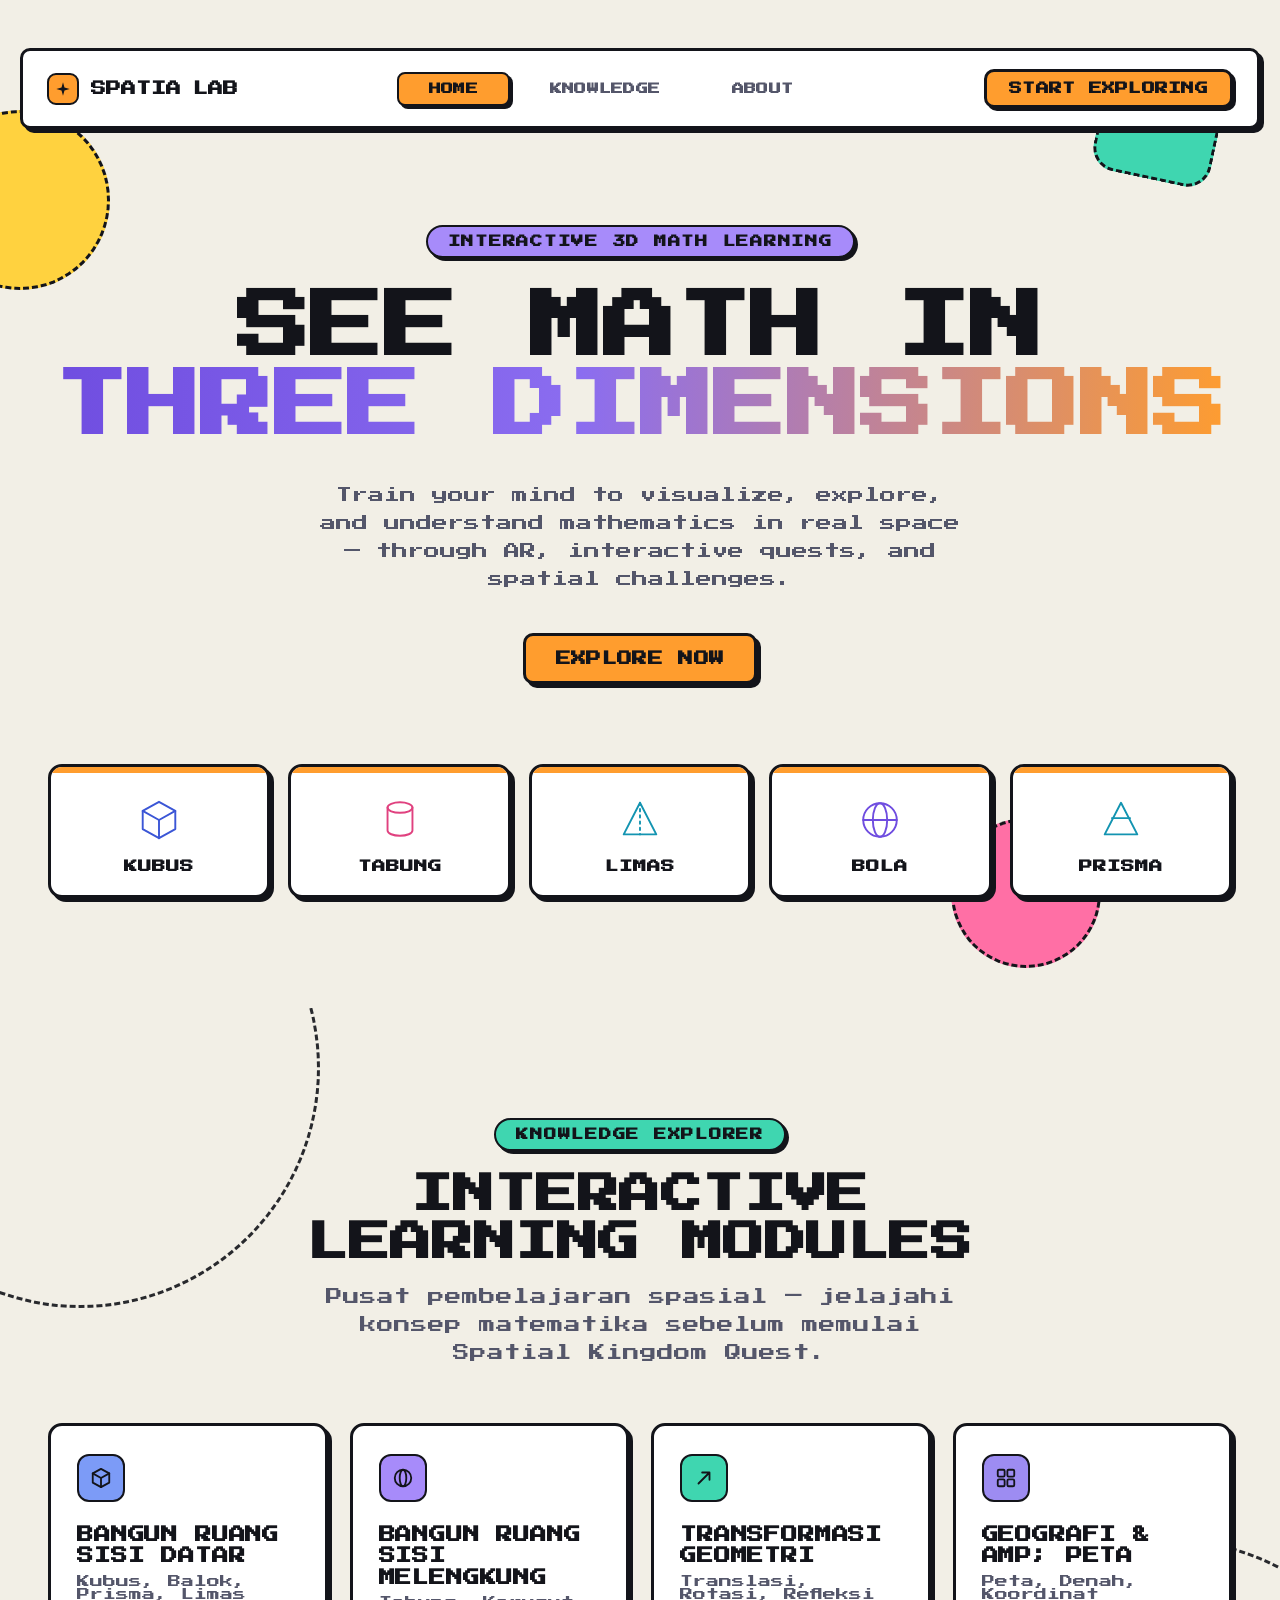
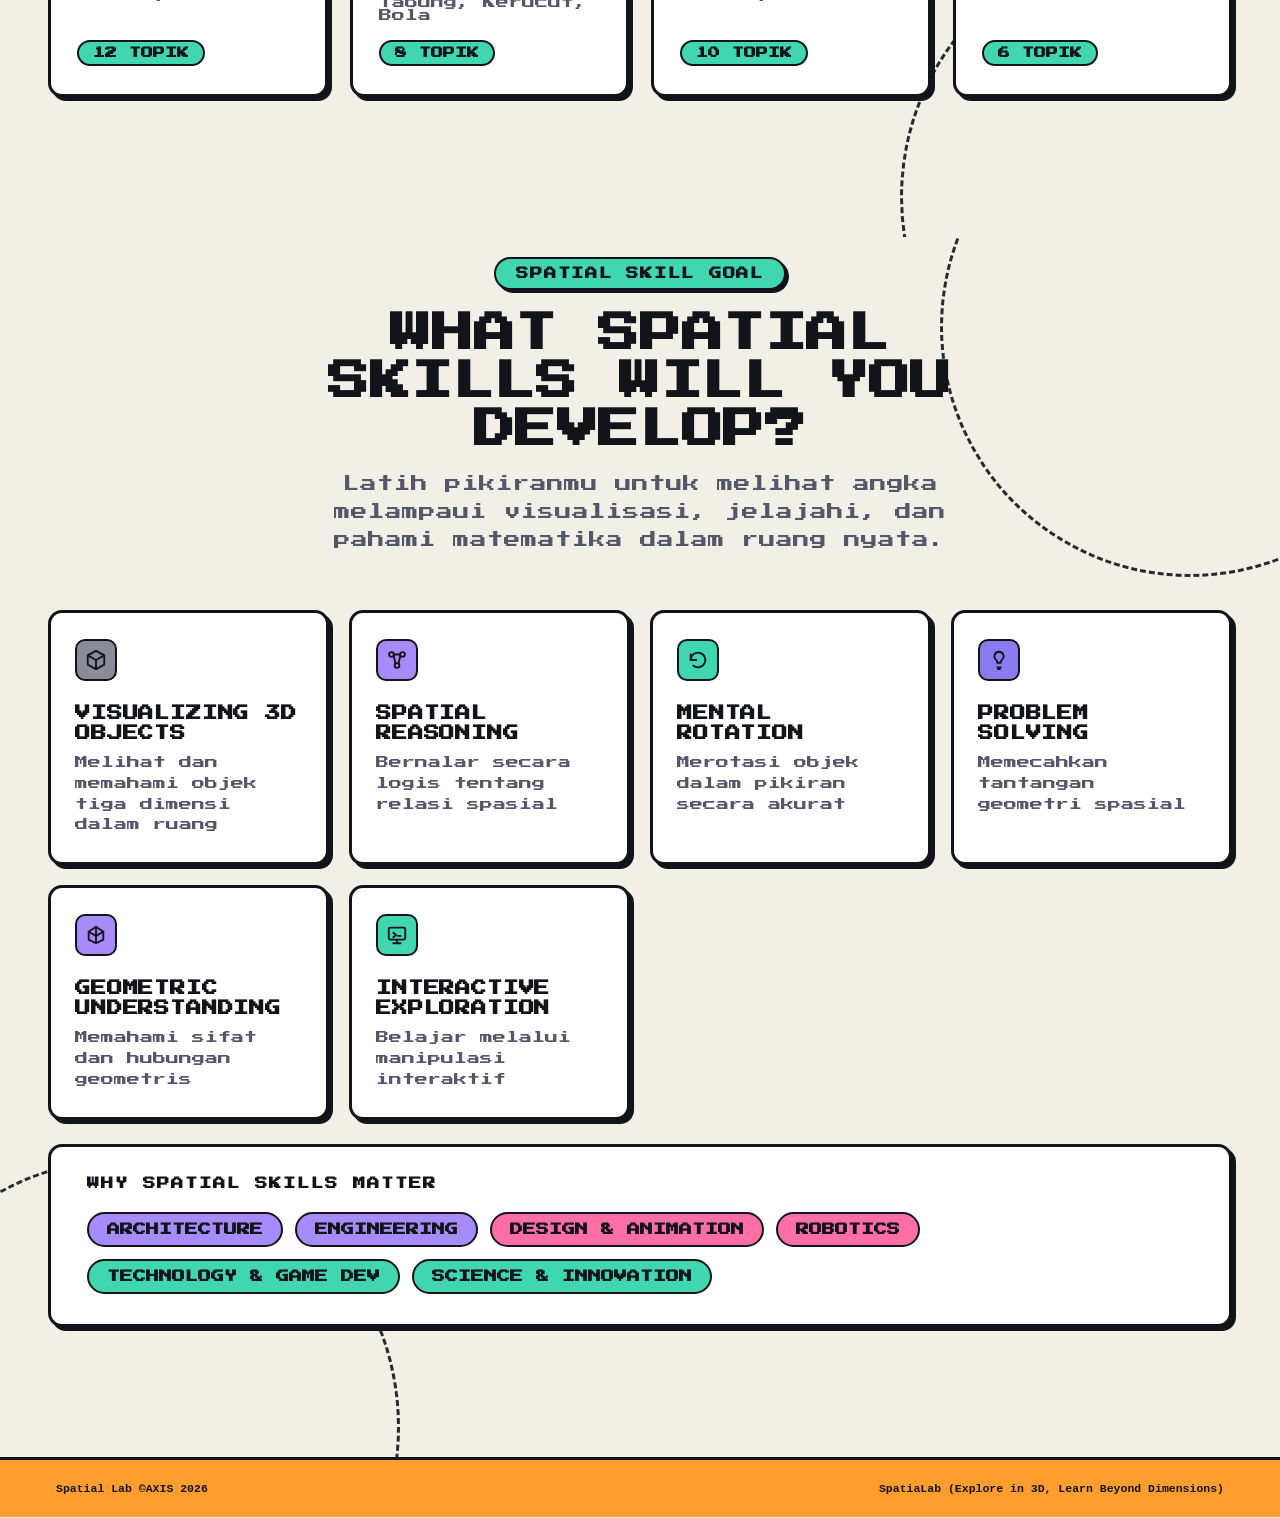
<file: Index.html>
<!DOCTYPE html>
<html lang="id">
<head>
<meta charset="UTF-8">
<meta name="viewport" content="width=device-width, initial-scale=1.0">
<title>Spatia Lab — Interactive 3D Math Learning</title>
<link rel="preconnect" href="https://fonts.googleapis.com">
<link rel="preconnect" href="https://fonts.gstatic.com" crossorigin>
<link href="https://fonts.googleapis.com/css2?family=Montserrat:ital,wght@0,100..900;1,100..900&family=Press+Start+2P&display=swap" rel="stylesheet">
<link rel="stylesheet" href="./css/style.css">
</head>
<body>

<!-- ============ HERO ============ -->
<div class="hero">
  <span class="hero-glow glow-1"></span>
  <span class="hero-glow glow-2"></span>
  <span class="hero-glow glow-3"></span>

  <header class="navbar">
    <div class="container nav-inner">
      <a class="logo" href="#">
        <span class="logo-icon">
          <svg viewBox="0 0 24 24" fill="white"><path d="M12 2l2.2 7.8L22 12l-7.8 2.2L12 22l-2.2-7.8L2 12l7.8-2.2L12 2z"/></svg>
        </span><span class="logo-spatial">Spatia</span> <span class="logo-lab">Lab</span></h4></a>
      </a>
      <nav class="nav-links">
        <a class="active" href="#">Home</a>
        <a href="knowledge.html">Knowledge</a>
        <a href="">About</a>
      </nav>
      <a class="btn btn-primary btn-sm nav-cta" href="https://spatialab.vercel.app/login">Start Exploring</a>
    </div>
  </header>

  <div class="container hero-inner">
    <span class="eyebrow eyebrow--violet">Interactive 3D Math Learning</span>

    <h1>
      See Math in
      <span class="grad">Three Dimensions</span>
    </h1>

    <p class="hero-sub">Train your mind to visualize, explore, and understand mathematics in real space — through AR, interactive quests, and spatial challenges.</p>

    <div class="hero-actions">
      <a class="btn btn-primary" href="#">Explore Now</a>
    </div>

    <div class="shape-row">
      <div class="shape-card">
        <svg class="c-blue" viewBox="0 0 48 48" fill="none" stroke="currentColor" stroke-width="2" stroke-linecap="round" stroke-linejoin="round">
          <path d="M24 5 41 14.5V33.5L24 43 7 33.5V14.5L24 5Z"/>
          <path d="M24 24 41 14.5M24 24 7 14.5M24 24V43"/>
        </svg>
        <span>Kubus</span>
      </div>
      <div class="shape-card">
        <svg class="c-pink" viewBox="0 0 48 48" fill="none" stroke="currentColor" stroke-width="2" stroke-linecap="round" stroke-linejoin="round">
          <ellipse cx="24" cy="11" rx="13" ry="5.5"/>
          <path d="M11 11V35C11 38 16.8 40.5 24 40.5 31.2 40.5 37 38 37 35V11"/>
        </svg>
        <span>Tabung</span>
      </div>
      <div class="shape-card">
        <svg class="c-cyan" viewBox="0 0 48 48" fill="none" stroke="currentColor" stroke-width="2" stroke-linecap="round" stroke-linejoin="round">
          <path d="M24 6 41 39H7L24 6Z"/>
          <path d="M24 6V39" stroke-dasharray="2.5 4"/>
        </svg>
        <span>Limas</span>
      </div>
      <div class="shape-card">
        <svg class="c-indigo" viewBox="0 0 48 48" fill="none" stroke="currentColor" stroke-width="2" stroke-linecap="round" stroke-linejoin="round">
          <circle cx="24" cy="24" r="17.5"/>
          <ellipse cx="24" cy="24" rx="7.5" ry="17.5"/>
          <path d="M6.5 24H41.5"/>
        </svg>
        <span>Bola</span>
      </div>
      <div class="shape-card">
        <svg class="c-cyan" viewBox="0 0 48 48" fill="none" stroke="currentColor" stroke-width="2" stroke-linecap="round" stroke-linejoin="round">
          <path d="M24 6 41 39H7L24 6Z"/>
          <path d="M14.5 22H33.5"/>
        </svg>
        <span>Prisma</span>
      </div>
    </div>
  </div>
</div>

<!-- ============ KNOWLEDGE EXPLORER ============ -->
<section class="explorer" id="knowledge-explorer">
  <span class="hero-glow" style="width:480px;height:480px;top:-180px;left:-160px;background:radial-gradient(circle,rgba(124,58,237,.4),transparent 70%);"></span>
  <span class="hero-glow" style="width:520px;height:520px;bottom:-220px;right:-140px;background:radial-gradient(circle,rgba(45,212,238,.32),transparent 70%);"></span>
  <div class="container">
    <div class="section-intro">
      <span class="eyebrow eyebrow--teal">Knowledge Explorer</span>
      <h2>Interactive Learning Modules</h2>
      <p>Pusat pembelajaran spasial — jelajahi konsep matematika sebelum memulai Spatial Kingdom Quest.</p>
    </div>

    <div class="module-grid">
      <div class="module-card">
        <span class="module-icon bg-blue">
          <svg viewBox="0 0 24 24" fill="none" stroke="white" stroke-width="2" stroke-linecap="round" stroke-linejoin="round">
            <path d="M12 2 21 7V17L12 22 3 17V7L12 2Z"/><path d="M12 12V22M12 12 21 7M12 12 3 7"/>
          </svg>
        </span>
        <h3>Bangun Ruang Sisi Datar</h3>
        <p>Kubus, Balok, Prisma, Limas</p>
        <span class="topic-pill">12 Topik</span>
      </div>

      <div class="module-card">
        <span class="module-icon bg-purple">
          <svg viewBox="0 0 24 24" fill="none" stroke="white" stroke-width="2" stroke-linecap="round" stroke-linejoin="round">
            <circle cx="12" cy="12" r="9"/><ellipse cx="12" cy="12" rx="3.6" ry="9"/>
          </svg>
        </span>
        <h3>Bangun Ruang Sisi Melengkung</h3>
        <p>Tabung, Kerucut, Bola</p>
        <span class="topic-pill">8 Topik</span>
      </div>

      <div class="module-card">
        <span class="module-icon bg-teal">
          <svg viewBox="0 0 24 24" fill="none" stroke="white" stroke-width="2" stroke-linecap="round" stroke-linejoin="round">
            <path d="M6 18 18 6M18 6H10M18 6V14"/>
          </svg>
        </span>
        <h3>Transformasi Geometri</h3>
        <p>Translasi, Rotasi, Refleksi</p>
        <span class="topic-pill">10 Topik</span>
      </div>

      <div class="module-card">
        <span class="module-icon bg-indigo">
          <svg viewBox="0 0 24 24" fill="none" stroke="white" stroke-width="2" stroke-linecap="round" stroke-linejoin="round">
            <rect x="3" y="3" width="7.5" height="7.5" rx="1.4"/>
            <rect x="13.5" y="3" width="7.5" height="7.5" rx="1.4"/>
            <rect x="3" y="13.5" width="7.5" height="7.5" rx="1.4"/>
            <rect x="13.5" y="13.5" width="7.5" height="7.5" rx="1.4"/>
          </svg>
        </span>
        <h3>Geografi & amp; Peta</h3>
        <p>Peta, Denah, Koordinat</p>
        <span class="topic-pill">6 Topik</span>
      </div>
    </div>
  </div>
</section>

<!-- ============ SPATIAL SKILLS ============ -->
<section class="skills" id="spatial-skills">
  <span class="hero-glow" style="width:500px;height:500px;top:-160px;right:-160px;background:radial-gradient(circle,rgba(236,72,153,.3),transparent 70%);"></span>
  <span class="hero-glow" style="width:540px;height:540px;bottom:-240px;left:-140px;background:radial-gradient(circle,rgba(139,92,246,.35),transparent 70%);"></span>
  <div class="container">
    <div class="section-intro">
      <span class="eyebrow eyebrow--teal">Spatial Skill Goal</span>
      <h2>What Spatial Skills Will You Develop?</h2>
      <p>Latih pikiranmu untuk melihat angka melampaui visualisasi, jelajahi, dan pahami matematika dalam ruang nyata.</p>
    </div>

    <div class="skills-grid">
      <div class="skill-card">
        <span class="skill-dot d-navy">
          <svg viewBox="0 0 24 24" fill="none" stroke="currentColor" stroke-width="2" stroke-linecap="round" stroke-linejoin="round">
            <path d="M12 2 21 7V17L12 22 3 17V7L12 2Z"/><path d="M12 12V22M12 12 21 7M12 12 3 7"/>
          </svg>
        </span>
        <h3>Visualizing 3D Objects</h3>
        <p>Melihat dan memahami objek tiga dimensi dalam ruang</p>
      </div>
      <div class="skill-card">
        <span class="skill-dot d-purple">
          <svg viewBox="0 0 24 24" fill="none" stroke="currentColor" stroke-width="2" stroke-linecap="round" stroke-linejoin="round">
            <circle cx="6" cy="6" r="2.6"/><circle cx="18" cy="6" r="2.6"/><circle cx="12" cy="18" r="2.6"/>
            <path d="M8.3 7.2 10.4 16M15.7 7.2 13.6 16M8.4 6H15.6"/>
          </svg>
        </span>
        <h3>Spatial Reasoning</h3>
        <p>Bernalar secara logis tentang relasi spasial</p>
      </div>
      <div class="skill-card">
        <span class="skill-dot d-teal">
          <svg viewBox="0 0 24 24" fill="none" stroke="currentColor" stroke-width="2" stroke-linecap="round" stroke-linejoin="round">
            <path d="M4 12a8 8 0 1 1 3 6.2"/><path d="M4 12V6M4 12H10"/>
          </svg>
        </span>
        <h3>Mental Rotation</h3>
        <p>Merotasi objek dalam pikiran secara akurat</p>
      </div>
      <div class="skill-card">
        <span class="skill-dot d-indigo">
          <svg viewBox="0 0 24 24" fill="none" stroke="currentColor" stroke-width="2" stroke-linecap="round" stroke-linejoin="round">
            <path d="M12 3a5 5 0 0 0-3 9c.6.5 1 1.2 1 2v1h4v-1c0-.8.4-1.5 1-2a5 5 0 0 0-3-9Z"/>
            <path d="M10 20h4M11 22h2"/>
          </svg>
        </span>
        <h3>Problem Solving</h3>
        <p>Memecahkan tantangan geometri spasial</p>
      </div>
      <div class="skill-card">
        <span class="skill-dot d-purple">
          <svg viewBox="0 0 24 24" fill="none" stroke="currentColor" stroke-width="2" stroke-linecap="round" stroke-linejoin="round">
            <path d="M12 3 20 8.5V17L12 21 4 17V8.5L12 3Z"/><path d="M12 3V21M4 8.5 12 13M20 8.5 12 13"/>
          </svg>
        </span>
        <h3>Geometric Understanding</h3>
        <p>Memahami sifat dan hubungan geometris</p>
      </div>
      <div class="skill-card">
        <span class="skill-dot d-teal">
          <svg viewBox="0 0 24 24" fill="none" stroke="currentColor" stroke-width="2" stroke-linecap="round" stroke-linejoin="round">
            <rect x="3" y="4" width="18" height="13" rx="1.6"/><path d="M8 21h8M12 17v4"/><path d="M8 9.5 11 12 8 14.5M13 13h3"/>
          </svg>
        </span>
        <h3>Interactive Exploration</h3>
        <p>Belajar melalui manipulasi interaktif</p>
      </div>
    </div>

    <div class="why-bar">
      <span class="why-label">Why Spatial Skills Matter</span>
      <div class="why-tags">
        <span class="why-tag violet">Architecture</span>
        <span class="why-tag violet">Engineering</span>
        <span class="why-tag pink">Design & Animation</span>
        <span class="why-tag pink">Robotics</span>
        <span class="why-tag on">Technology & Game Dev</span>
        <span class="why-tag on">Science & Innovation</span>
      </div>
    </div>
  </div>
</section>

</body>
</html>
<footer>
  <span>Spatial Lab ©AXIS 2026</span>
  <span>SpatiaLab (Explore in 3D, Learn Beyond Dimensions)</span>
</footer>
</file>
<file: css/style.css>
:root{
    /* ===== NEOBRUTALIST LIGHT PALETTE (SpatiaLab dashboard theme) ===== */
    --bg:#f2efe6;
    --panel:#ffffff;
    --panel-2:#fffdf7;
    --ink:#13141a;
    --line:#13141a;
    --border-soft:#13141a;
    --border-soft-2:#13141a;

    --text:#13141a;
    --text-dark:#13141a;
    --muted:#54566a;
    --text-muted:#54566a;

    --white:#ffffff;
    --gray-200:#e9e6da;
    --gray-300:#dcd8c9;
    --gray-400:#8a8c9c;
    --gray-500:#6c6e80;

    /* Accents pulled straight from the dashboard screenshot */
    --orange:#ff9d2e;
    --orange-2:#ffb347;
    --purple-500:#8b6df0;
    --purple-600:#6f4de0;
    --violet-400:#a78bfa;
    --cyan-400:#22c3e6;
    --cyan-500:#1cabcb;
    --teal-400:#3fd6b0;
    --pink-500:#ff6fa5;
    --indigo-500:#6366f1;
    --yellow-400:#ffd23f;

    --tabung:#22c3e6;
    --kerucut:#8b6df0;
    --bola:#ff6fa5;
    --setengah:#ffd23f;
    --frustum:#3fd6b0;

    --grad-brand:linear-gradient(135deg,var(--purple-500) 0%,var(--orange) 100%);
    --grad-text:linear-gradient(92deg,#6f4de0 0%,#8b6df0 45%,#ff9d2e 100%);

    --radius-lg:14px;
    --radius-md:10px;
    --radius-full:999px;

    --hard:3px;
    --shadow-sm:4px 4px 0 var(--ink);
    --shadow-md:6px 6px 0 var(--ink);
    --shadow-lg:9px 9px 0 var(--ink);

    --container:1240px;
  }

  *,*::before,*::after{ box-sizing:border-box; margin:0; padding:0; }

  html{ scroll-behavior:smooth; }

  body{
    font-family: "Press Start 2P", system-ui;
    background:var(--bg);
    background-image:
      linear-gradient(var(--gray-300) 1px, transparent 1px),
      linear-gradient(90deg, var(--gray-300) 1px, transparent 1px);
    background-size:34px 34px;
    color:var(--text-dark);
    -webkit-font-smoothing:antialiased;
    overflow-x:hidden;
  }

  img,svg{ display:block; }

  h1,h2,h3{
    font-family:"Press Start 2P", system-ui;
    letter-spacing:-0.01em;
    color:var(--ink);
    text-transform:uppercase;
  }

  a{ text-decoration:none; color:inherit; }
  ul{ list-style:none; }
  button{ font-family:"Press Start 2P", system-ui;; cursor:pointer; }

  .container{
    width:100%;
    max-width:var(--container);
    margin-inline:auto;
    padding-inline:28px;
  }

  /* ---------- Reusable bits ---------- */
  .eyebrow{
    display:inline-flex;
    align-items:center;
    gap:8px;
    padding:8px 20px;
    border-radius:var(--radius-full);
    font-size:12.5px;
    font-weight:700;
    letter-spacing:.06em;
    text-transform:uppercase;
    border:2.5px solid var(--ink);
    box-shadow:3px 3px 0 var(--ink);
  }
  .eyebrow--violet{
    color:var(--ink);
    background:var(--violet-400);
  }
  .eyebrow--teal{
    color:var(--ink);
    background:var(--teal-400);
  }

  .btn{
    display:inline-flex;
    align-items:center;
    justify-content:center;
    gap:8px;
    border-radius:var(--radius-md);
    font-weight:700;
    font-size:15px;
    font-family:"Press Start 2P", system-ui;
    text-transform:uppercase;
    letter-spacing:.02em;
    padding:15px 30px;
    border:3px solid var(--ink);
    box-shadow:var(--shadow-sm);
    transition:transform .15s ease, box-shadow .15s ease, background .15s ease;
    white-space:nowrap;
  }
  .btn-primary{
    background:var(--orange);
    color:var(--ink);
  }
  .btn-primary:hover{ transform:translate(-2px,-2px); box-shadow:var(--shadow-md); background:var(--orange-2); }
  .btn-primary:active{ transform:translate(0,0); box-shadow:1px 1px 0 var(--ink); }
  .btn-outline{
    background:var(--white);
    color:var(--ink);
  }
  .btn-outline:hover{ transform:translate(-2px,-2px); box-shadow:var(--shadow-md); background:var(--gray-200); }
  .btn-outline:active{ transform:translate(0,0); box-shadow:1px 1px 0 var(--ink); }
  .btn-sm{ padding:10px 22px; font-size:13px; box-shadow:3px 3px 0 var(--ink); }

  .section-intro{
    max-width:680px;
    margin:0 auto 56px;
    text-align:center;
  }
  .section-intro .eyebrow{ margin-bottom:20px; }
  .section-intro h2{
    font-size:clamp(1.9rem,3.4vw,2.6rem);
    font-weight:800;
    line-height:1.15;
    color:var(--ink);
    margin-bottom:16px;
  }
  .section-intro p{
    color:var(--muted);
    font-size:16.5px;
    line-height:1.7;
    text-transform:none;
  }

  /* ================= NAVBAR ================= */
  .navbar{
    position:relative;
    z-index:20;
    padding-top:48px;
  }
  .nav-inner{
    display:flex;
    align-items: center;
    justify-content: space-between;
    gap:30px;
    background:var(--white);
    border:3px solid var(--ink);
    border-radius:var(--radius-md);
    box-shadow:var(--shadow-sm);
    padding:18px 24px;
  }
  .logo{
    display:flex;
    align-items:center;
    gap:12px;
    font-family:"Press Start 2P", system-ui;
    font-weight:800;
    font-size:15px;
    text-transform:uppercase;
    color:var(--ink);
  }
  .logo-icon{
    width:32px;
    height:32px;
    border-radius:9px;
    background:var(--orange);
    border:2.5px solid var(--ink);
    display:flex;
    align-items:center;
    justify-content:center;
    flex-shrink:0;
  }
  .logo-icon svg{ width:16px; height:16px; fill:var(--ink) !important; }
  .logo .accent{ color:var(--purple-500); }

  .nav-links{
    display:flex;
    align-items:center;
    gap:8px;
  }
  .nav-links a{
    font-size:12px;
    font-weight:700;
    text-transform:uppercase;
    letter-spacing:.02em;
    color:var(--muted);
    padding:9px 30px;
    border-radius:8px;
    border:2px solid transparent;
    transition:all .15s ease;
    position:relative;
  }
  .nav-links a:hover{ color:var(--ink); border-color:var(--ink); }
  .nav-links a.active{
    color:var(--ink);
    background:var(--orange);
    border:2px solid var(--ink);
    box-shadow:3px 3px 0 var(--ink);
  }

  .nav-cta{ flex-shrink:0; }

  .nav-toggle{ display:none; }

  /* ================= HERO ================= */
  .hero{
    position:relative;
    background:var(--bg);
    overflow:hidden;
    padding-bottom:110px;
  }
  /* flat brutalist blobs instead of soft blurred glows */
  .hero-glow{
    position:absolute;
    border-radius:50%;
    opacity:.9;
    pointer-events:none;
    z-index:0;
    border:3px dashed var(--ink);
    background:transparent !important;
  }
  .glow-1{ width:180px; height:180px; top:110px; left:-70px; background:var(--yellow-400) !important; opacity:1; }
  .glow-2{ width:120px; height:120px; top:60px; right:60px; background:var(--teal-400) !important; opacity:1; border-radius:24px; transform:rotate(12deg); }
  .glow-3{ width:150px; height:150px; bottom:40px; right:14%; background:var(--pink-500) !important; opacity:1; }

  .hero-inner{
    position:relative;
    z-index:1;
    padding-top:96px;
    text-align:center;
  }
  .hero-inner .eyebrow{ margin-bottom:30px; }

  .hero h1{
    font-size:clamp(2.6rem,6.4vw,4.6rem);
    font-weight:800;
    line-height:1.08;
    color:var(--ink);
  }
  .hero h1 .grad{
    display:block;
    font-weight:800;
    background:var(--grad-text);
    -webkit-background-clip:text;
    background-clip:text;
    -webkit-text-fill-color:transparent;
    padding-bottom:6px;
  }

  .hero-sub{
    max-width:660px;
    margin:28px auto 40px;
    color:var(--muted);
    font-size:16px;
    line-height:1.75;
    text-transform:none;
  }

  .hero-actions{
    display:flex;
    align-items:center;
    justify-content:center;
    gap:16px;
    flex-wrap:wrap;
    margin-bottom:80px;
  }

  /* shape cards */
  .shape-row{
    display:grid;
    grid-template-columns:repeat(5,1fr);
    gap:18px;
  }
  .shape-card{
    position:relative;
    background:var(--white);
    border:3px solid var(--ink);
    border-radius:14px;
    box-shadow:var(--shadow-sm);
    padding:30px 14px 22px;
    display:flex;
    flex-direction:column;
    align-items:center;
    gap:16px;
    overflow:hidden;
    transition:transform .15s ease, box-shadow .15s ease, background .15s ease;
  }
  .shape-card::before{
    content:"";
    position:absolute;
    top:0; left:0; right:0;
    height:6px;
    background:var(--bar,var(--orange));
  }
  .shape-card:hover{ transform:translate(-3px,-3px); box-shadow:var(--shadow-md); background:var(--gray-200); }
  .shape-card svg{ width:46px; height:46px; }
  .shape-card span{
    font-size:13.5px;
    font-weight:700;
    text-transform:uppercase;
    color:var(--ink);
  }
  .c-blue{ color:#3b56d6; --bar:#3b56d6; }
  .c-pink{ color:#e0417f; --bar:#ff6fa5; }
  .c-cyan{ color:#1394b1; --bar:#22c3e6; }
  .c-indigo{ color:#6f4de0; --bar:#8b6df0; }

  /* ================= KNOWLEDGE EXPLORER ================= */
  .explorer{
    position:relative;
    background:var(--bg);
    overflow:hidden;
    padding:110px 0 110px;

  }

  .module-grid{
    display:grid;
    grid-template-columns:repeat(4,1fr);
    gap:22px;
    margin-bottom:30px;
  }
  .module-card{
    background:var(--white);
    border:3px solid var(--ink);
    border-radius:var(--radius-lg);
    box-shadow:var(--shadow-sm);
    padding:28px 26px;
    min-height:212px;
    display:flex;
    flex-direction:column;
    transition:transform .15s ease, box-shadow .15s ease;
  }
  .module-card:hover{ transform:translate(-4px,-4px); box-shadow:var(--shadow-md); }
  .module-icon{
    width:48px;
    height:48px;
    border-radius:12px;
    border:2.5px solid var(--ink);
    display:flex;
    align-items:center;
    justify-content:center;
    margin-bottom:22px;
  }
  .module-icon svg{ width:22px; height:22px; stroke:var(--ink); }
  .bg-blue{ background:#7c9bf7; }
  .bg-purple{ background:var(--violet-400); }
  .bg-teal{ background:var(--teal-400); }
  .bg-indigo{ background:#9d8cf2; }

  .module-card h3{
    font-size:16.5px;
    font-weight:700;
    margin-bottom:8px;
    line-height:1.3;
  }
  .module-card p{
    font-size:13px;
    color:var(--muted);
    margin-bottom:auto;
    padding-bottom:18px;
    text-transform:none;
  }
  .topic-pill{
    align-self:flex-start;
    font-size:12px;
    font-weight:700;
    color:var(--ink);
    background:var(--teal-400);
    border:2px solid var(--ink);
    padding:5px 14px;
    border-radius:var(--radius-full);
    text-transform:uppercase;
  }

  .tag-row{
    display:grid;
    grid-template-columns:repeat(4,1fr);
    gap:16px;
  }
  .tag-item{
    text-align:center;
    background:var(--white);
    color:var(--ink);
    font-size:13.5px;
    font-weight:700;
    text-transform:uppercase;
    padding:18px 16px;
    border-radius:var(--radius-md);
    border:3px solid var(--ink);
    box-shadow:var(--shadow-sm);
    transition:all .15s ease;
  }
  .tag-item:hover{ background:var(--yellow-400); transform:translate(-3px,-3px); box-shadow:var(--shadow-md); }

  /* ================= SPATIAL SKILLS ================= */
  .skills{
    position:relative;
    background:var(--bg);
    overflow:hidden;
    padding:20px 0 130px;
  }
  .explorer .container,
  .skills .container{
    position:relative;
    z-index:1;
  }

  .skills-grid{
    display:grid;
    grid-template-columns:repeat(4,1fr);
    gap:20px;
    margin-bottom:24px;
  }
  .skill-card{
    background:var(--white);
    border:3px solid var(--ink);
    border-radius:var(--radius-lg);
    box-shadow:var(--shadow-sm);
    padding:26px 24px;
    min-height:188px;
    display:flex;
    flex-direction:column;
    transition:transform .15s ease, box-shadow .15s ease;
  }
  .skill-card:hover{ transform:translate(-4px,-4px); box-shadow:var(--shadow-md); }
  .skill-dot{
    width:42px;
    height:42px;
    border-radius:10px;
    border:2.5px solid var(--ink);
    margin-bottom:22px;
    display:flex;
    align-items:center;
    justify-content:center;
    flex-shrink:0;
  }
  .skill-dot svg{ width:22px; height:22px; stroke:var(--ink); }
  .skill-card h3{
    font-size:15.5px;
    font-weight:700;
    margin-bottom:10px;
    line-height:1.3;
  }
  .skill-card p{
    font-size:13px;
    line-height:1.6;
    color:var(--muted);
    text-transform:none;
  }

  .d-navy{ background:#8a8c9c; }
  .d-purple{ background:var(--violet-400); }
  .d-teal{ background:var(--teal-400); }
  .d-indigo{ background:#8a7cf0; }

  .skills-grid--bottom{
    grid-template-columns:repeat(4,1fr);
    max-width:calc(50% - 10px + 9999px);
  }
  .skills-row2{
    display:grid;
    grid-template-columns:repeat(4,1fr);
    gap:20px;
    margin-bottom:48px;
  }
  .skills-row2 .skill-card:nth-child(n+3){ visibility:hidden; pointer-events:none; }

  .why-bar{
    background:var(--white);
    border:3px solid var(--ink);
    border-radius:var(--radius-lg);
    box-shadow:var(--shadow-sm);
    padding:30px 36px;
    display:flex;
    align-items:center;
    flex-wrap:wrap;
    gap:22px 28px;
  }
  .why-label{
    font-size:12.5px;
    font-weight:800;
    letter-spacing:.08em;
    color:var(--ink);
    text-transform:uppercase;
    flex-shrink:0;
  }
  .why-tags{
    display:flex;
    flex-wrap:wrap;
    gap:12px;
  }
  .why-tag{
    font-size:13px;
    font-weight:700;
    text-transform:uppercase;
    padding:9px 18px;
    border-radius:var(--radius-full);
    border:2.5px solid var(--ink);
    color:var(--ink);
    background:var(--gray-200);
    transition:all .15s ease;
  }
  .why-tag.on{
    color:var(--ink);
    background:var(--teal-400);
  }
  .why-tag.violet{
    color:var(--ink);
    background:var(--violet-400);
  }
  .why-tag.pink{
    color:var(--ink);
    background:var(--pink-500);
  }
  .why-tag:hover{ transform:translate(-2px,-2px); box-shadow:3px 3px 0 var(--ink); background:var(--yellow-400); }

  /* ================= RESPONSIVE ================= */
  @media (max-width:980px){
    .nav-links{ display:none; }
    .module-grid{ grid-template-columns:repeat(2,1fr); }
    .tag-row{ grid-template-columns:repeat(2,1fr); }
    .skills-grid,.skills-row2{ grid-template-columns:repeat(2,1fr); }
    .skills-row2 .skill-card:nth-child(n+3){ display:none; }
    .shape-row{ grid-template-columns:repeat(3,1fr); }
    .shape-row .shape-card:nth-child(n+4){ display:none; }
  }

  @media (max-width:620px){
    .container{ padding-inline:20px; }
    .hero-inner{ padding-top:70px; }
    .hero-actions{ flex-direction:column; width:100%; }
    .hero-actions .btn{ width:100%; }
    .module-grid{ grid-template-columns:1fr; }
    .tag-row{ grid-template-columns:1fr; }
    .skills-grid{ grid-template-columns:1fr; }
    .skills-row2{ grid-template-columns:1fr; }
    .skills-row2 .skill-card:nth-child(n+3){ display:flex; }
    .shape-row{ grid-template-columns:repeat(2,1fr); }
    .shape-row .shape-card:nth-child(n+4){ display:flex; }
    .why-bar{ flex-direction:column; align-items:flex-start; }
    .explorer{ padding:80px 0; }
    .skills{ padding:10px 0 80px; }
  }

    /* GENEALOGY FOOTER */
  .genealogy{
    padding:120px 56px;text-align:center;border-top:3px solid var(--ink);position:relative;z-index:1;background:var(--bg);
  }
  .genealogy h3{font-family:'Space Grotesk',sans-serif;font-size:30px;font-weight:800;margin-bottom:14px;text-transform:uppercase;}
  .genealogy p{color:var(--muted);max-width:520px;margin:0 auto 50px;font-size:14px;line-height:1.7;text-transform:none;}
  .geno-chain{display:flex;justify-content:center;align-items:center;gap:0;flex-wrap:wrap;max-width:900px;margin:0 auto;}
  .geno-node{
    font-family:'JetBrains Mono',monospace;font-weight:700;font-size:12.5px;padding:11px 18px;border:2.5px solid var(--ink);
    border-radius:100px;color:var(--ink);background:var(--white);box-shadow:3px 3px 0 var(--ink);
  }
  .geno-arrow{color:var(--ink);padding:0 12px;font-size:14px;font-weight:700;}
  footer{padding:22px 56px;border-top:3px solid var(--ink);display:flex;justify-content:space-between;
    font-family:'JetBrains Mono',monospace;font-weight:700;font-size:11.5px;color:var(--ink);position:relative;z-index:1;background:var(--orange);}

  @media(max-width:980px){
    .lab{flex-direction:column;}
    .rail{position:static;height:auto;flex-direction:row;overflow-x:auto;padding:24px;gap:24px;}
    .rail-line{display:none;}
    .rail-item .num{position:static;transform:none;display:none;}
    section.station{flex-direction:column;padding:60px 24px;}
    .station-info{width:100%;}
    .station-info h2{font-size:32px;}
  }
</file>
